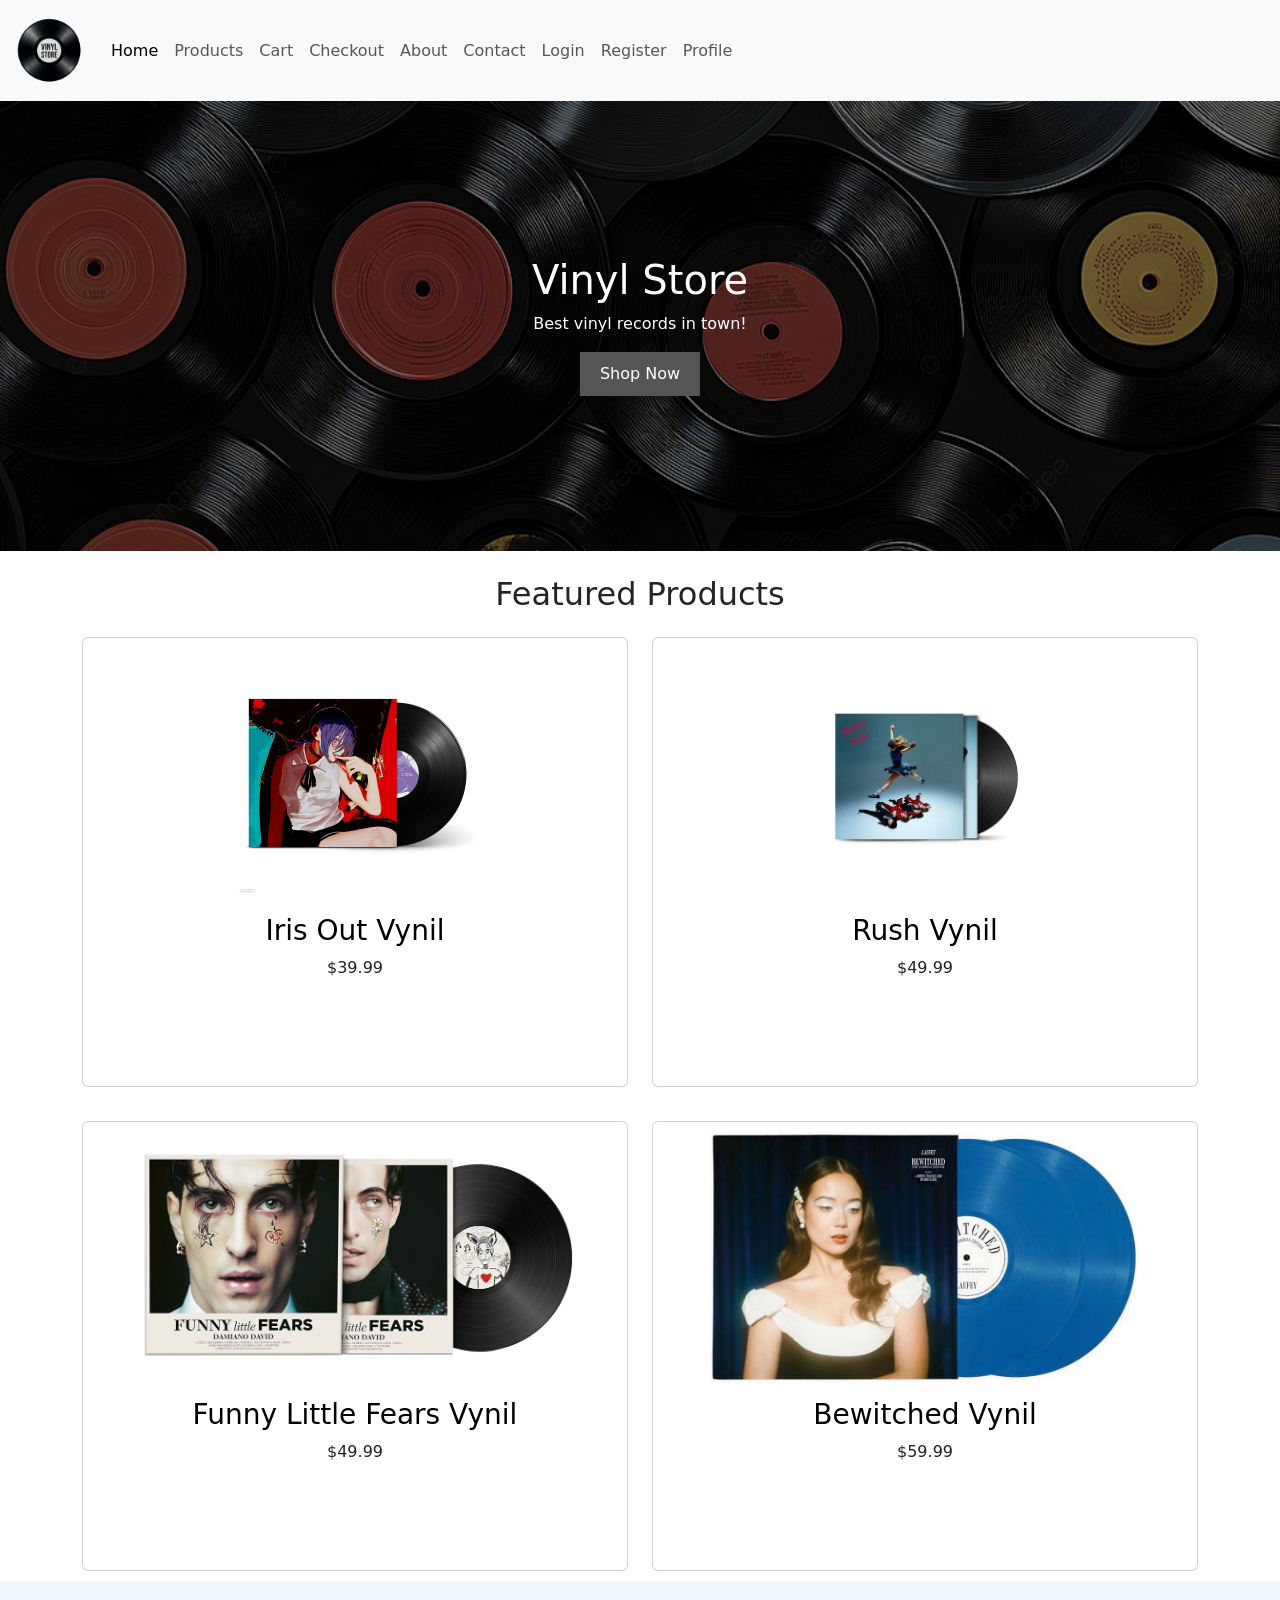
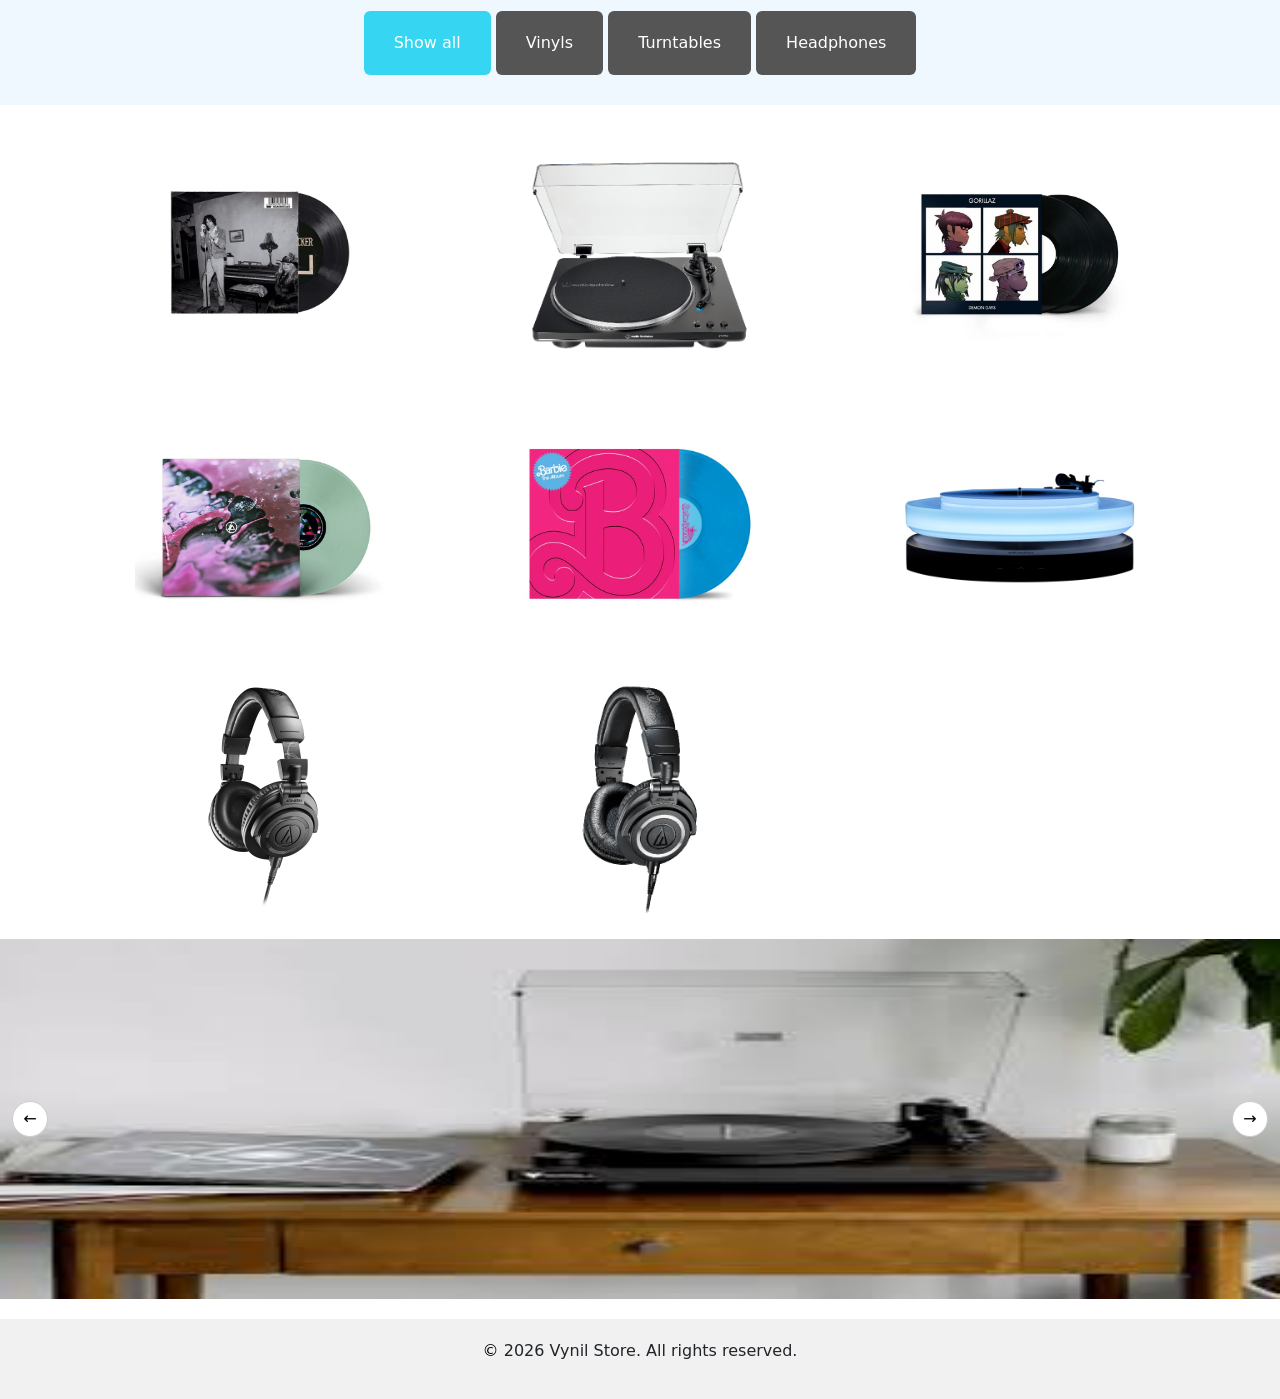
<file: index.html>
<!doctype html>
<html lang="en">
  <head>
    <meta charset="UTF-8" />
    <meta name="viewport" content="width=device-width, initial-scale=1.0" />
    <title>Vinyl Store</title>
    <link
      href="https://cdn.jsdelivr.net/npm/bootstrap@5.3.8/dist/css/bootstrap.min.css"
      rel="stylesheet"
    />
    <link rel="icon" type="image/png" href="images\logo.png" />
    <link rel="stylesheet" href="css/index.css" />
    <script src="https://cdn.jsdelivr.net/npm/bootstrap@5.3.8/dist/js/bootstrap.bundle.min.js"></script>
  </head>
  <body>
    <nav class="navbar navbar-expand-lg bg-body-tertiary">
      <div class="container-fluid">
        <a class="navbar-brand" href="#">
          <img src="images\logo.png" alt="logo" width="75" height="75" />
        </a>
        <button
          class="navbar-toggler"
          type="button"
          data-bs-toggle="collapse"
          data-bs-target="#navbarNavAltMarkup"
          aria-controls="navbarNavAltMarkup"
          aria-expanded="false"
          aria-label="Toggle navigation"
        >
          <span class="navbar-toggler-icon"></span>
        </button>

        <div class="collapse navbar-collapse" id="navbarNavAltMarkup">
          <div class="navbar-nav">
            <a class="nav-link active" aria-current="page" href="index.html"
              >Home</a
            >
            <a class="nav-link" href="products.html">Products</a>
            <a class="nav-link" href="cart.html">Cart</a>
            <a class="nav-link" href="checkout.html">Checkout</a>
            <a class="nav-link" href="about.html">About</a>
            <a class="nav-link" href="contact.html">Contact</a>
            <a class="nav-link" href="login.html">Login</a>
            <a class="nav-link" href="register.html">Register</a>
            <a class="nav-link" href="profile.html">Profile</a>
          </div>
        </div>
      </div>
    </nav>

    <div class="hero-image">
      <div class="hero-text">
        <h1>Vinyl Store</h1>
        <p>Best vinyl records in town!</p>
        <button><a href="products.html">Shop Now</a></button>
      </div>
    </div>

    <div class="container mt-4">
      <div class="featured-products">
        <h2 class="text-center mb-4">Featured Products</h2>
        <div class="row g-4">
          <div class="col-md-6">
            <div class="card product-item">
              <img
                src="images\IRIS-OUT.jpg"
                class="card-img-top"
                alt="Product 1"
              />
              <div class="card-body text-center">
                <h3>
                  <a onclick="viewProductdetails(5)" href="product-details.html"
                    >Iris Out Vynil</a
                  >
                </h3>
                <p>$39.99</p>
              </div>
            </div>
          </div>
          <div class="col-md-6">
            <div class="card product-item">
              <img src="images\RUSH.jpg" class="card-img-top" alt="Product 2" />
              <div class="card-body text-center">
                <h3>
                  <a
                    onclick="viewProductdetails(10)"
                    href="product-details.html"
                    >Rush Vynil</a
                  >
                </h3>
                <p>$49.99</p>
              </div>
            </div>
          </div>
          <div class="col-md-6">
            <div class="card product-item">
              <img
                src="images\FUNNY-LITTLE-FEARS.jpg"
                class="card-img-top"
                alt="Product 3"
              />
              <div class="card-body text-center">
                <h3>
                  <a onclick="viewProductdetails(4)" href="product-details.html"
                    >Funny Little Fears Vynil</a
                  >
                </h3>
                <p>$49.99</p>
              </div>
            </div>
          </div>
          <div class="col-md-6">
            <div class="card product-item">
              <img
                src="images\BEWITCHED.jpeg"
                class="card-img-top"
                alt="Product 4"
              />
              <div class="card-body text-center">
                <h3>
                  <a onclick="viewProductdetails(3)" href="product-details.html"
                    >Bewitched Vynil</a
                  >
                </h3>
                <p>$59.99</p>
              </div>
            </div>
          </div>
        </div>
      </div>
    </div>

    <div id="myBtnContainer">
      <button class="btn active" onclick="filterSelection('all')">
        Show all
      </button>
      <button class="btn" onclick="filterSelection('vinyls')">Vinyls</button>
      <button class="btn" onclick="filterSelection('turntables')">
        Turntables
      </button>
      <button class="btn" onclick="filterSelection('headphones')">
        Headphones
      </button>
    </div>

    <div class="container mt-4">
      <div class="filter-1">
        <div class="row">
          <div class="col-sm-4" id="filter">
            <div class="filterDiv vinyls">
              <img src="images\Homewrecker7.webp" alt="Vinyl 1" onclick="viewProductdetails(0)" href="product-details.html" style="cursor: pointer;"/>
            </div>
          </div>
          <div class="col-sm-4" id="filter">
            <div class="filterDiv turntables">
              <img src="images\turntable.webp" alt="Turntable 1" onclick="viewProductdetails(13)" href="product-details.html" style="cursor: pointer;" />
            </div>
          </div>
          <div class="col-sm-4" id="filter">
            <div class="filterDiv vinyls">
              <img src="images\gorillaz.webp" alt="Vinyl 3" onclick="viewProductdetails(1)" href="product-details.html" style="cursor: pointer;" />
            </div>
          </div>
          <div class="col-sm-4" id="filter">
            <div class="filterDiv vinyls">
              <img src="images\LPFZSpotify.webp" alt="Vinyl 4" onclick="viewProductdetails(6)" href="product-details.html" style="cursor: pointer;" />
            </div>
          </div>
          <div class="col-sm-4" id="filter">
            <div class="filterDiv vinyls">
              <img src="images\barbie.webp" alt="Vinyl 2" onclick="viewProductdetails(2)" href="product-details.html" style="cursor: pointer;" />
            </div>
          </div>
          <div class="col-sm-4" id="filter">
            <div class="filterDiv turntables">
              <img src="images\turntable2.webp" alt="Turntable 2" onclick="viewProductdetails(14)" href="product-details.html" style="cursor: pointer;" />
            </div>
          </div>
          <div class="col-sm-4" id="filter">
            <div class="filterDiv headphones">
              <img src="images\headphones.webp" alt="Headphones 1" onclick="viewProductdetails(11)" href="product-details.html" style="cursor: pointer;" />
            </div>
          </div>
          <div class="col-sm-4" id="filter">
            <div class="filterDiv headphones">
              <img src="images\headphones2.webp" alt="Headphones 2" onclick="viewProductdetails(12)" href="product-details.html" style="cursor: pointer;" />
            </div>
          </div>
        </div>
      </div>
    </div>

    <div class="slides-container">
      <div class="slide">
        <img
          src="images\turntable.jpeg"
          alt="Slide 1"
          height="360px"
          width="100%"
        />
      </div>
      <div class="slide">
        <img
          src="images\turntable2.jpeg"
          alt="Slide 2"
          height="360px"
          width="100%"
        />
      </div>
      <div class="slide">
        <img
          src="images\turntable3.jpg"
          alt="Slide 3"
          height="360px"
          width="100%"
        />
      </div>
      <button id="prev" onclick="plusSlides(-1)">←</button>
      <button id="next" onclick="plusSlides(1)">→</button>
    </div>

    <script src="js/index.js"></script>
    <script src="js/details.js"></script>

    <footer>
      <p><a href="1.html">&copy;</a> 2026 Vynil Store. All rights reserved.</p>
    </footer>
  </body>
</html>
</file>
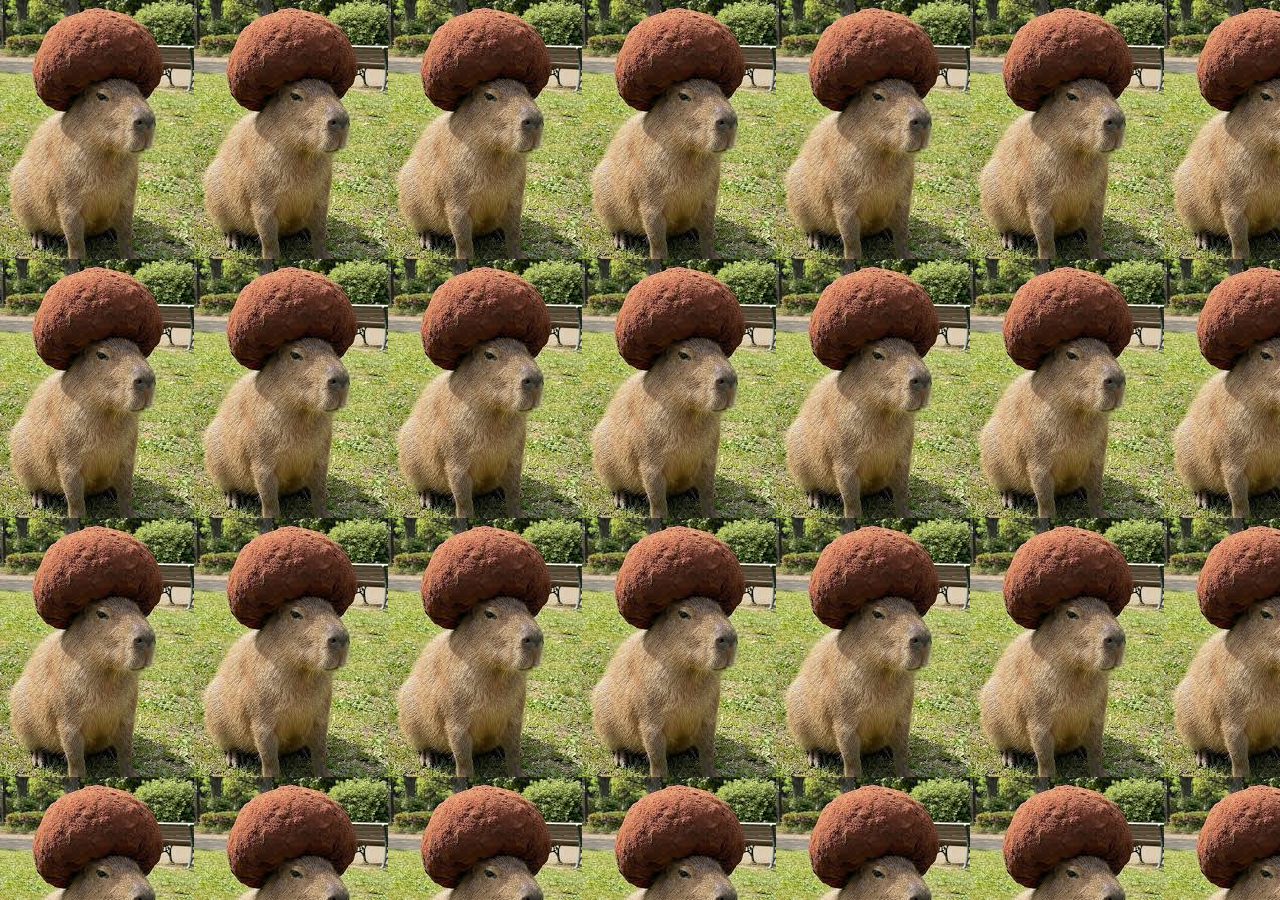
<file: 1.html>
<!doctype html>
<html lang="en">
  <head>
    <meta charset="UTF-8" />
    <meta name="viewport" content="width=device-width, initial-scale=1.0" />
    <title>Document</title>
    <style>
      body {
        background-image: url("images/c.jpeg");
      }
    </style>
  </head>
  <body></body>
</html>
</file>
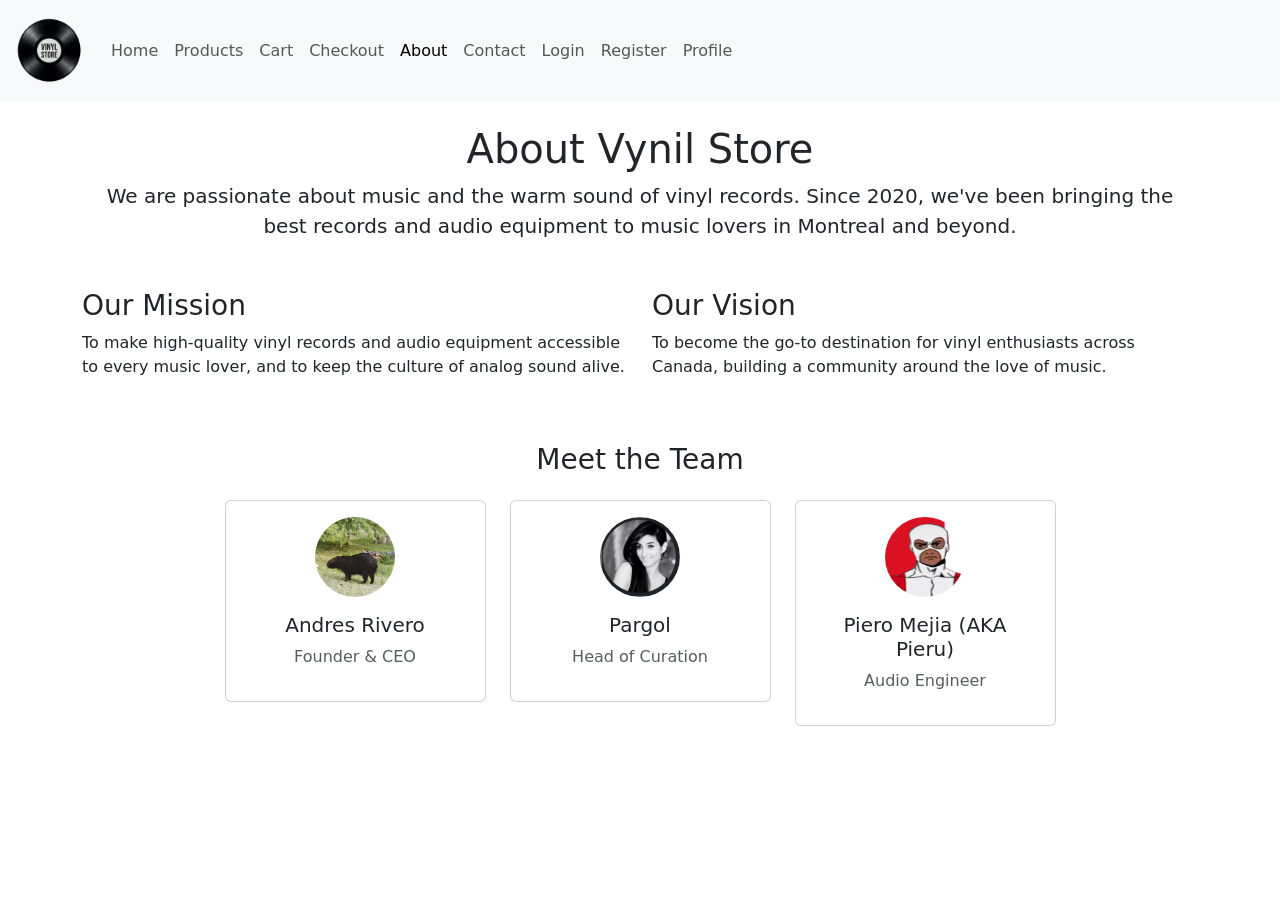
<file: about.html>
<!doctype html>
<html lang="en">
  <head>
    <meta charset="UTF-8" />
    <meta name="viewport" content="width=device-width, initial-scale=1.0" />
    <title>About Us</title>
    <link
      href="https://cdn.jsdelivr.net/npm/bootstrap@5.3.8/dist/css/bootstrap.min.css"
      rel="stylesheet"
    />
    <link rel="icon" type="image/png" href="images\logo.png" />
    <link rel="stylesheet" href="css/index.css" />
    <script src="https://cdn.jsdelivr.net/npm/bootstrap@5.3.8/dist/js/bootstrap.bundle.min.js"></script>
  </head>
  <body>
    <nav class="navbar navbar-expand-lg bg-body-tertiary">
      <div class="container-fluid">
        <a class="navbar-brand" href="#">
          <img src="images\logo.png" alt="logo" width="75" height="75" />
        </a>
        <button
          class="navbar-toggler"
          type="button"
          data-bs-toggle="collapse"
          data-bs-target="#navbarNavAltMarkup"
          aria-controls="navbarNavAltMarkup"
          aria-expanded="false"
          aria-label="Toggle navigation"
        >
          <span class="navbar-toggler-icon"></span>
        </button>

        <div class="collapse navbar-collapse" id="navbarNavAltMarkup">
          <div class="navbar-nav">
            <a class="nav-link" href="index.html"
              >Home</a
            >
            <a class="nav-link" href="products.html">Products</a>
            <a class="nav-link" href="cart.html">Cart</a>
            <a class="nav-link" href="checkout.html">Checkout</a>
            <a class="nav-link active" aria-current="page" href="about.html">About</a>
            <a class="nav-link" href="contact.html">Contact</a>
            <a class="nav-link" href="login.html">Login</a>
            <a class="nav-link" href="register.html">Register</a>
            <a class="nav-link" href="profile.html">Profile</a>
          </div>
        </div>
      </div>
    </nav>
    <div class="container mt-4">

      <div class="text-center mb-5">
        <h1>About Vynil Store</h1>
        <p class="lead">
          We are passionate about music and the warm sound of vinyl records.
          Since 2020, we've been bringing the best records and audio equipment
          to music lovers in Montreal and beyond.
        </p>
      </div>

      <div class="row mb-5">
        <div class="col-md-6">
          <h3>Our Mission</h3>
          <p>
            To make high-quality vinyl records and audio equipment accessible to
            every music lover, and to keep the culture of analog sound alive.
          </p>
        </div>
        <div class="col-md-6">
          <h3>Our Vision</h3>
          <p>
            To become the go-to destination for vinyl enthusiasts across Canada,
            building a community around the love of music.
          </p>
        </div>
      </div>

      <h3 class="text-center mb-4">Meet the Team</h3>
      <div class="row justify-content-center">
        <div class="col-md-3">
          <div class="card text-center p-3">
            <div> <img src="images/andres.jpeg" alt="Andres" class="rounded-circle bg-secondary mx-auto mb-3"
              style="width: 80px; height: 80px">
            </div>
            <h5>Andres Rivero</h5>
            <p class="text-muted">Founder & CEO</p>
          </div>
        </div>
        <div class="col-md-3">
          <div class="card text-center p-3">
            <div> <img src="images/pargol.png" alt="Pargol"  class="rounded-circle bg-secondary mx-auto mb-3" style="width: 80px; height: 80px"> </div>
            <h5>Pargol</h5>
            <p class="text-muted">Head of Curation</p>
          </div>
        </div>
        <div class="col-md-3">
          <div class="card text-center p-3">
            <div   
            > <img src="images/piero.jpeg" alt="Piero" class="rounded-circle bg-secondary mx-auto mb-3"
              style="width: 80px; height: 80px"> </div>
            <h5>Piero Mejia (AKA Pieru)</h5>
            <p class="text-muted">Audio Engineer</p>
          </div>
        </div>
      </div>
    </div>
  </body>
</html>
</file>
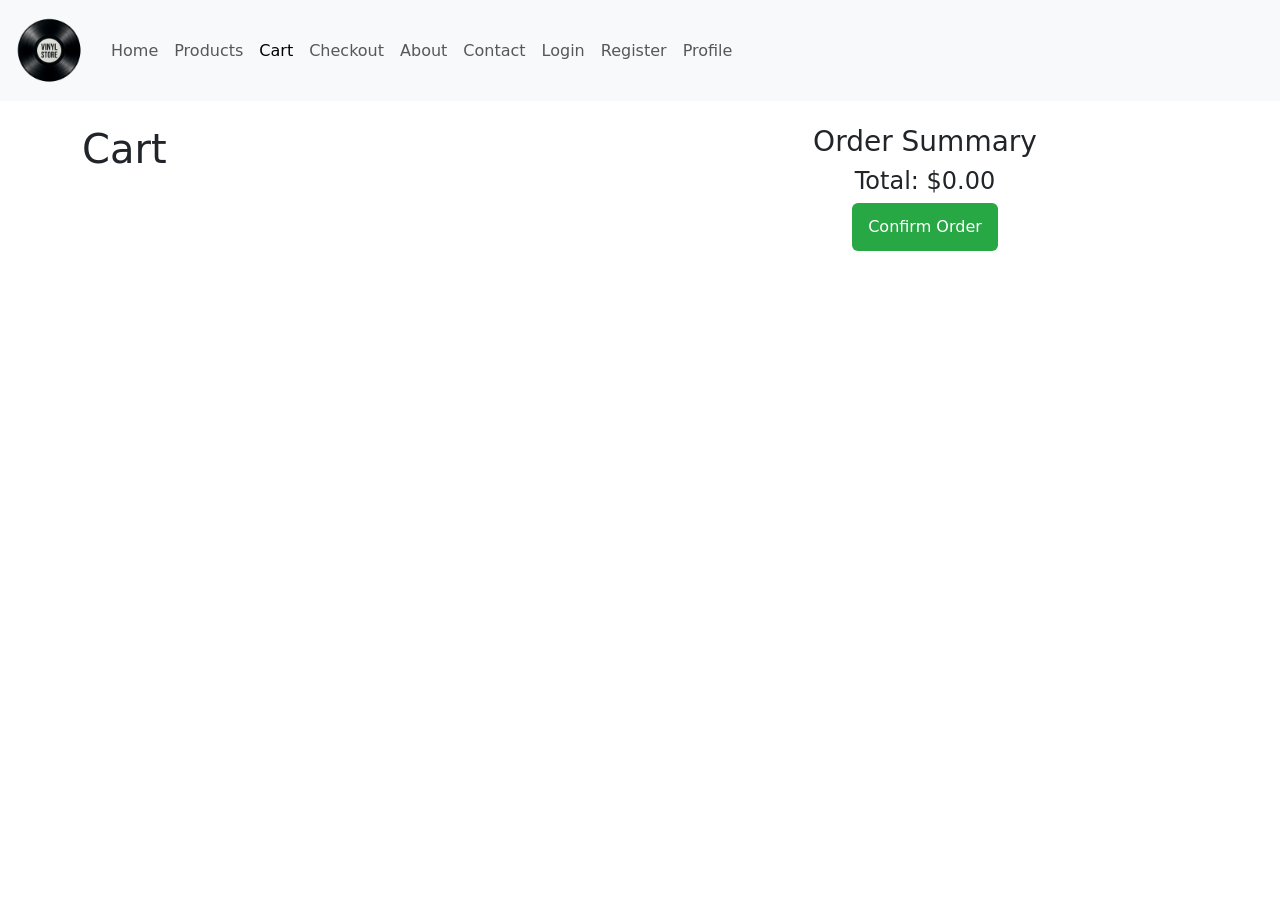
<file: cart.html>
<!doctype html>
<html lang="en">
  <head>
    <meta charset="UTF-8" />
    <meta name="viewport" content="width=device-width, initial-scale=1.0" />
    <title>Cart</title>
    <link
      href="https://cdn.jsdelivr.net/npm/bootstrap@5.3.8/dist/css/bootstrap.min.css"
      rel="stylesheet"
    />
    <link rel="icon" type="image/png" href="images\logo.png" />
    <link rel="stylesheet" href="css/index.css" />
    <script src="https://cdn.jsdelivr.net/npm/bootstrap@5.3.8/dist/js/bootstrap.bundle.min.js"></script>
  </head>
  <body>
    <nav class="navbar navbar-expand-lg bg-body-tertiary">
      <div class="container-fluid">
        <a class="navbar-brand" href="#">
          <img src="images\logo.png" alt="logo" width="75" height="75" />
        </a>
        <button
          class="navbar-toggler"
          type="button"
          data-bs-toggle="collapse"
          data-bs-target="#navbarNavAltMarkup"
          aria-controls="navbarNavAltMarkup"
          aria-expanded="false"
          aria-label="Toggle navigation"
        >
          <span class="navbar-toggler-icon"></span>
        </button>

        <div class="collapse navbar-collapse" id="navbarNavAltMarkup">
          <div class="navbar-nav">
            <a class="nav-link" href="index.html">Home</a>
            <a class="nav-link" href="products.html">Products</a>
            <a class="nav-link active" aria-current="page" href="cart.html"
              >Cart</a
            >
            <a class="nav-link" href="checkout.html">Checkout</a>
            <a class="nav-link" href="about.html">About</a>
            <a class="nav-link" href="contact.html">Contact</a>
            <a class="nav-link" href="login.html">Login</a>
            <a class="nav-link" href="register.html">Register</a>
            <a class="nav-link" href="profile.html">Profile</a>
          </div>
        </div>
      </div>
    </nav>
    <div class="container mt-4">
      <div class="row">
        <div class="col-md-6">
          <h1>Cart</h1>
          <div class="mb-3">
            <div id="cart-container"></div>
            <div id="total-container"></div>
          </div>
        </div>
        <div class="col-md-6 text-center">
          <h3>Order Summary</h3>
          <div id="order-summary"></div>
          <h4>Total: <span id="cart-total">$0.00</span></h4>
          <h4>
            <button
              class="btn btn-success"
              id="confirm-order"
              style="background-color: #28a745"
            >
              <a
                href="checkout.html"
                style="color: white; text-decoration: none"
              >
                Confirm Order</a
              >
            </button>
          </h4>
        </div>
      </div>
    </div>
    <script src="js/cart.js"></script>
  </body>
</html>
</file>
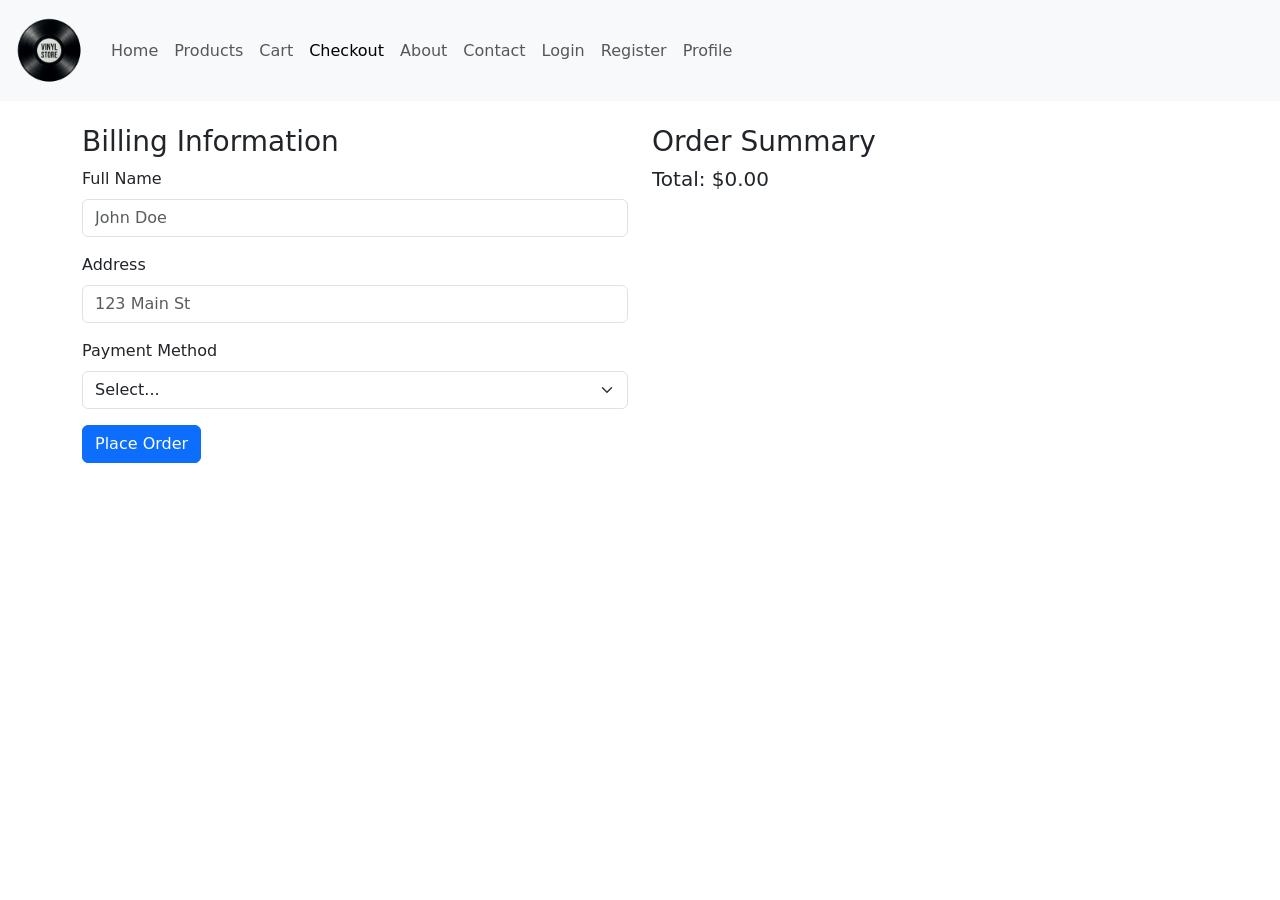
<file: checkout.html>
<!doctype html>
<html lang="en">
  <head>
    <meta charset="UTF-8" />
    <meta name="viewport" content="width=device-width, initial-scale=1.0" />
    <title>Checkout</title>
    <link
      href="https://cdn.jsdelivr.net/npm/bootstrap@5.3.8/dist/css/bootstrap.min.css"
      rel="stylesheet"
    />
    <link rel="icon" type="image/png" href="images\logo.png" />
    <link rel="stylesheet" href="css/products.css" />
    <script src="https://cdn.jsdelivr.net/npm/bootstrap@5.3.8/dist/js/bootstrap.bundle.min.js"></script>
  </head>
  <body>
    <nav class="navbar navbar-expand-lg bg-body-tertiary">
      <div class="container-fluid">
        <a class="navbar-brand" href="#">
          <img src="images\logo.png" alt="logo" width="75" height="75" />
        </a>
        <button
          class="navbar-toggler"
          type="button"
          data-bs-toggle="collapse"
          data-bs-target="#navbarNavAltMarkup"
          aria-controls="navbarNavAltMarkup"
          aria-expanded="false"
          aria-label="Toggle navigation"
        >
          <span class="navbar-toggler-icon"></span>
        </button>

        <div class="collapse navbar-collapse" id="navbarNavAltMarkup">
          <div class="navbar-nav">
            <a class="nav-link" href="index.html"
              >Home</a
            >
            <a class="nav-link" href="products.html">Products</a>
            <a class="nav-link" href="cart.html">Cart</a>
            <a class="nav-link active" aria-current="page" href="checkout.html">Checkout</a>
            <a class="nav-link" href="about.html">About</a>
            <a class="nav-link" href="contact.html">Contact</a>
            <a class="nav-link" href="login.html">Login</a>
            <a class="nav-link" href="register.html">Register</a>
            <a class="nav-link" href="profile.html">Profile</a>
          </div>
        </div>
      </div>
    </nav>

    <div class="container mt-4">
      <div class="row">
        <div class="col-md-6">
          <h3>Billing Information</h3>
          <div id="billing-form">
            <div class="mb-3">
              <label class="form-label">Full Name</label>
              <input
                type="text"
                class="form-control"
                id="name"
                placeholder="John Doe"
              />
              <span class="text-danger" id="name-error"></span>
            </div>
            <div class="mb-3">
              <label class="form-label">Address</label>
              <input
                type="text"
                class="form-control"
                id="address"
                placeholder="123 Main St"
              />
              <span class="text-danger" id="address-error"></span>
            </div>
            <div class="mb-3">
              <label class="form-label">Payment Method</label>
              <select class="form-select" id="payment">
                <option value="">Select...</option>
                <option value="credit">Credit Card</option>
                <option value="paypal">PayPal</option>
                <option value="cash">Cash on Delivery</option>
              </select>
              <span class="text-danger" id="payment-error"></span>
            </div>
            <button class="btn btn-primary" id="place-order">
              Place Order
            </button>
          </div>

          <div id="confirmation" style="display: none">
            <h4 class="text-success">Order placed successfully!</h4>
            <p>Thank you for your purchase. Your order is being processed.</p>
          </div>
        </div>

        <div class="col-md-6">
          <h3>Order Summary</h3>
          <div id="order-summary"></div>
          <h5>Total: <span id="order-total">$0.00</span></h5>
        </div>
      </div>
    </div>

    <script src="js/checkout.js"></script>
  </body>
</html>
</file>
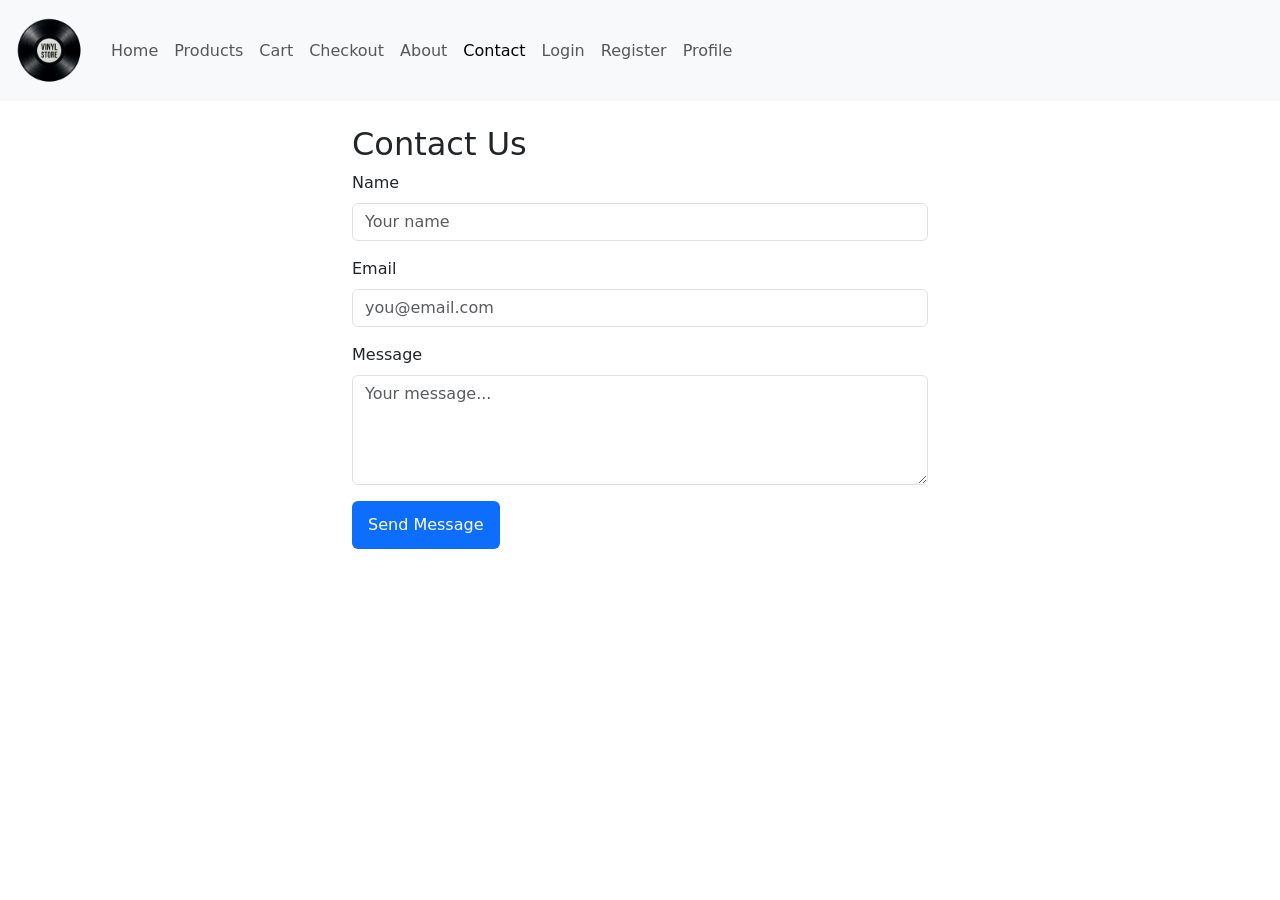
<file: contact.html>
<!doctype html>
<html lang="en">
  <head>
    <meta charset="UTF-8" />
    <meta name="viewport" content="width=device-width, initial-scale=1.0" />
    <title>Contact Us</title>
    <link
      href="https://cdn.jsdelivr.net/npm/bootstrap@5.3.8/dist/css/bootstrap.min.css"
      rel="stylesheet"
    />
    <link rel="icon" type="image/png" href="images\logo.png" />
    <link rel="stylesheet" href="css/index.css" />
    <script src="https://cdn.jsdelivr.net/npm/bootstrap@5.3.8/dist/js/bootstrap.bundle.min.js"></script>
  </head>
  <body>
    <nav class="navbar navbar-expand-lg bg-body-tertiary">
      <div class="container-fluid">
        <a class="navbar-brand" href="#">
          <img src="images\logo.png" alt="logo" width="75" height="75" />
        </a>
        <button
          class="navbar-toggler"
          type="button"
          data-bs-toggle="collapse"
          data-bs-target="#navbarNavAltMarkup"
          aria-controls="navbarNavAltMarkup"
          aria-expanded="false"
          aria-label="Toggle navigation"
        >
          <span class="navbar-toggler-icon"></span>
        </button>

        <div class="collapse navbar-collapse" id="navbarNavAltMarkup">
          <div class="navbar-nav">
            <a class="nav-link" href="index.html">Home</a>
            <a class="nav-link" href="products.html">Products</a>
            <a class="nav-link" href="cart.html">Cart</a>
            <a class="nav-link" href="checkout.html">Checkout</a>
            <a class="nav-link" href="about.html">About</a>
            <a class="nav-link active" aria-current="page" href="contact.html"
              >Contact</a
            >
            <a class="nav-link" href="login.html">Login</a>
            <a class="nav-link" href="register.html">Register</a>
            <a class="nav-link" href="profile.html">Profile</a>
          </div>
        </div>
      </div>
    </nav>

    <div class="container mt-4" style="max-width: 600px">
      <h2>Contact Us</h2>

      <div id="contact-form">
        <div class="mb-3">
          <label class="form-label">Name</label>
          <input
            type="text"
            class="form-control"
            id="contact-name"
            placeholder="Your name"
          />
          <span class="text-danger" id="name-error"></span>
        </div>
        <div class="mb-3">
          <label class="form-label">Email</label>
          <input
            type="email"
            class="form-control"
            id="contact-email"
            placeholder="you@email.com"
          />
          <span class="text-danger" id="email-error"></span>
        </div>
        <div class="mb-3">
          <label class="form-label">Message</label>
          <textarea
            class="form-control"
            id="contact-message"
            rows="4"
            placeholder="Your message..."
          ></textarea>
          <span class="text-danger" id="message-error"></span>
        </div>
        <button class="btn btn-primary" id="send-btn">Send Message</button>
      </div>

      <div id="success-msg" style="display: none">
        <h4 class="text-success">Message sent successfully!</h4>
        <p>Thanks for reaching out. We'll get back to you soon.</p>
      </div>
    </div>

    <script src="js/contact.js"></script>
  </body>
</html>
</file>
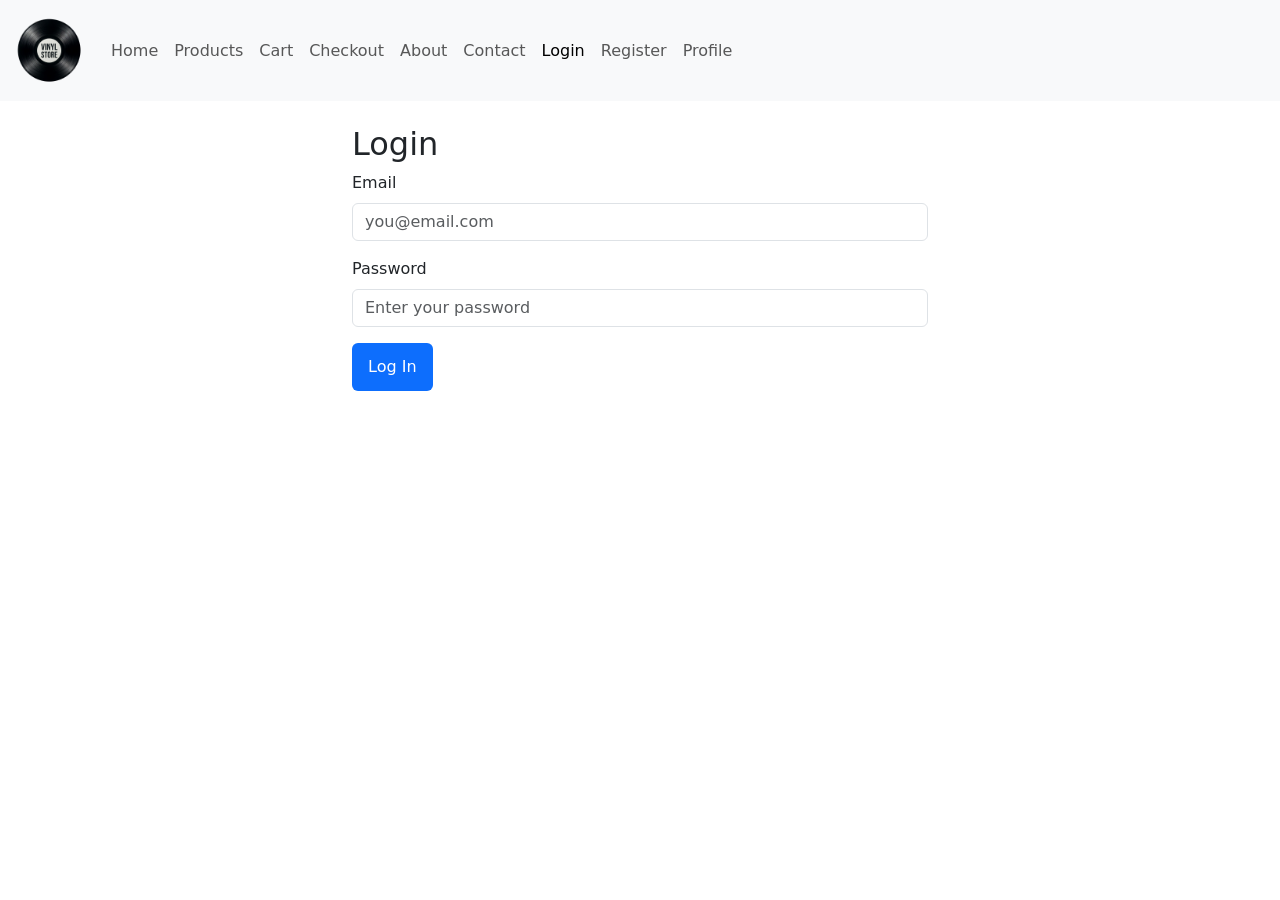
<file: login.html>
<!doctype html>
<html lang="en">
  <head>
    <meta charset="UTF-8" />
    <meta name="viewport" content="width=device-width, initial-scale=1.0" />
    <title>Login</title>
    <link
      href="https://cdn.jsdelivr.net/npm/bootstrap@5.3.8/dist/css/bootstrap.min.css"
      rel="stylesheet"
    />
    <link rel="icon" type="image/png" href="images\logo.png" />
    <link rel="stylesheet" href="css/index.css" />
    <script src="https://cdn.jsdelivr.net/npm/bootstrap@5.3.8/dist/js/bootstrap.bundle.min.js"></script>
  </head>
  <body>
    <nav class="navbar navbar-expand-lg bg-body-tertiary">
      <div class="container-fluid">
        <a class="navbar-brand" href="#">
          <img src="images\logo.png" alt="logo" width="75" height="75" />
        </a>
        <button
          class="navbar-toggler"
          type="button"
          data-bs-toggle="collapse"
          data-bs-target="#navbarNavAltMarkup"
          aria-controls="navbarNavAltMarkup"
          aria-expanded="false"
          aria-label="Toggle navigation"
        >
          <span class="navbar-toggler-icon"></span>
        </button>

        <div class="collapse navbar-collapse" id="navbarNavAltMarkup">
          <div class="navbar-nav">
            <a class="nav-link" href="index.html">Home</a>
            <a class="nav-link" href="products.html">Products</a>
            <a class="nav-link" href="cart.html">Cart</a>
            <a class="nav-link" href="checkout.html">Checkout</a>
            <a class="nav-link" href="about.html">About</a>
            <a class="nav-link" href="contact.html">Contact</a>
            <a class="nav-link active" aria-current="page" href="login.html"
              >Login</a
            >
            <a class="nav-link" href="register.html">Register</a>
            <a class="nav-link" href="profile.html">Profile</a>
          </div>
        </div>
      </div>
    </nav>

    <div class="container mt-4" style="max-width: 600px">
      <h2>Login</h2>

      <div id="LogInForm">
        <div class="mb-3">
          <label class="form-label">Email</label>
          <input
            type="email"
            class="form-control"
            id="email"
            placeholder="you@email.com"
          />
          <span class="text-danger" id="email-error"></span>
        </div>
        <div class="mb-3">
          <label class="form-label">Password</label>
          <input
            type="password"
            class="form-control"
            id="password"
            placeholder="Enter your password"
          />
          <span class="text-danger" id="password-error"></span>
        </div>
        <button class="btn btn-primary" id="send-btn">Log In</button>
      </div>

      <div id="success-msg" style="display: none">
        <h4 class="text-success">Login successful!</h4>
        <p>Welcome back!</p>
      </div>
    </div>
    <script src="js/login.js"></script>
  </body>
</html>
</file>
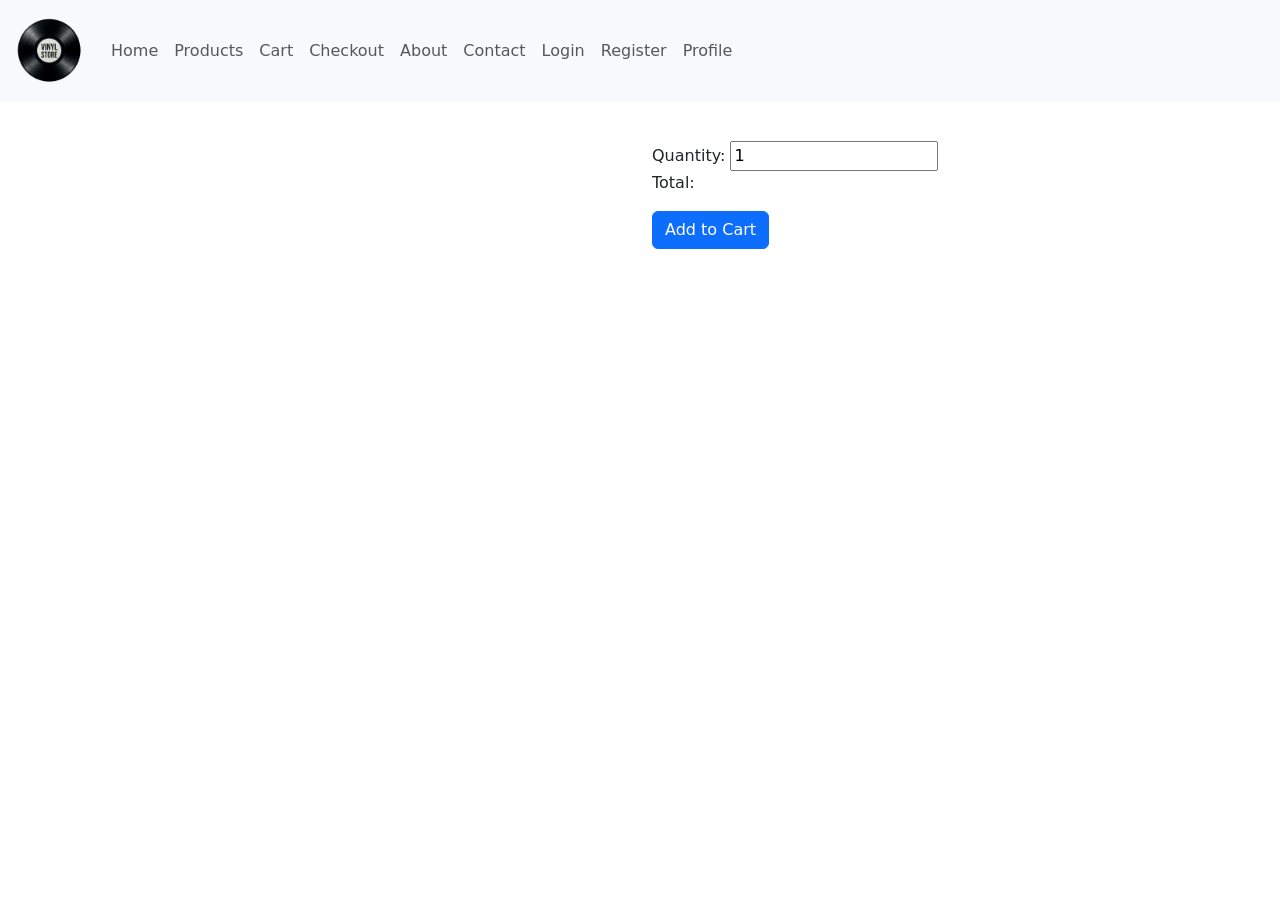
<file: product-details.html>
<!doctype html>
<html lang="en">
  <head>
    <meta charset="UTF-8" />
    <meta name="viewport" content="width=device-width, initial-scale=1.0" />
    <title>Product Details</title>
    <link
      href="https://cdn.jsdelivr.net/npm/bootstrap@5.3.8/dist/css/bootstrap.min.css"
      rel="stylesheet"
    />
    <link rel="icon" type="image/png" href="images\logo.png" />
    <link rel="stylesheet" href="css/products.css" />
    <script src="https://cdn.jsdelivr.net/npm/bootstrap@5.3.8/dist/js/bootstrap.bundle.min.js"></script>
  </head>
  <body>
    <nav class="navbar navbar-expand-lg bg-body-tertiary">
      <div class="container-fluid">
        <a class="navbar-brand" href="#">
          <img src="images\logo.png" alt="logo" width="75" height="75" />
        </a>
        <button
          class="navbar-toggler"
          type="button"
          data-bs-toggle="collapse"
          data-bs-target="#navbarNavAltMarkup"
          aria-controls="navbarNavAltMarkup"
          aria-expanded="false"
          aria-label="Toggle navigation"
        >
          <span class="navbar-toggler-icon"></span>
        </button>

        <div class="collapse navbar-collapse" id="navbarNavAltMarkup">
          <div class="navbar-nav">
            <a class="nav-link" href="index.html">Home</a>
            <a class="nav-link" href="products.html">Products</a>
            <a class="nav-link" href="cart.html">Cart</a>
            <a class="nav-link" href="checkout.html">Checkout</a>
            <a class="nav-link" href="about.html">About</a>
            <a class="nav-link" href="contact.html">Contact</a>
            <a class="nav-link" href="login.html">Login</a>
            <a class="nav-link" href="register.html">Register</a>
            <a class="nav-link" href="profile.html">Profile</a>
          </div>
        </div>
      </div>
    </nav>

    <div class="container mt-4">
      <div class="row">
        <div class="col-md-6">
          <div class="mb-3">
            <div class="image">
              <img id="product-image" />
            </div>
          </div>
        </div>
        <div class="col-md-6">
          <div class="info">
            <h1 id="product-name"></h1>
            <p id="product-price"></p>
            <p id="product-description"></p>
            <label>Quantity:</label>
            <input type="number" id="quantity" value="1" min="1" />
            <p>Total: <span id="total-price"></span></p>
            <button class="btn btn-primary" id="add-to-cart">
              Add to Cart
            </button>
          </div>
        </div>
      </div>
    </div>

    <script src="js/details.js"></script>
  </body>
</html>
</file>
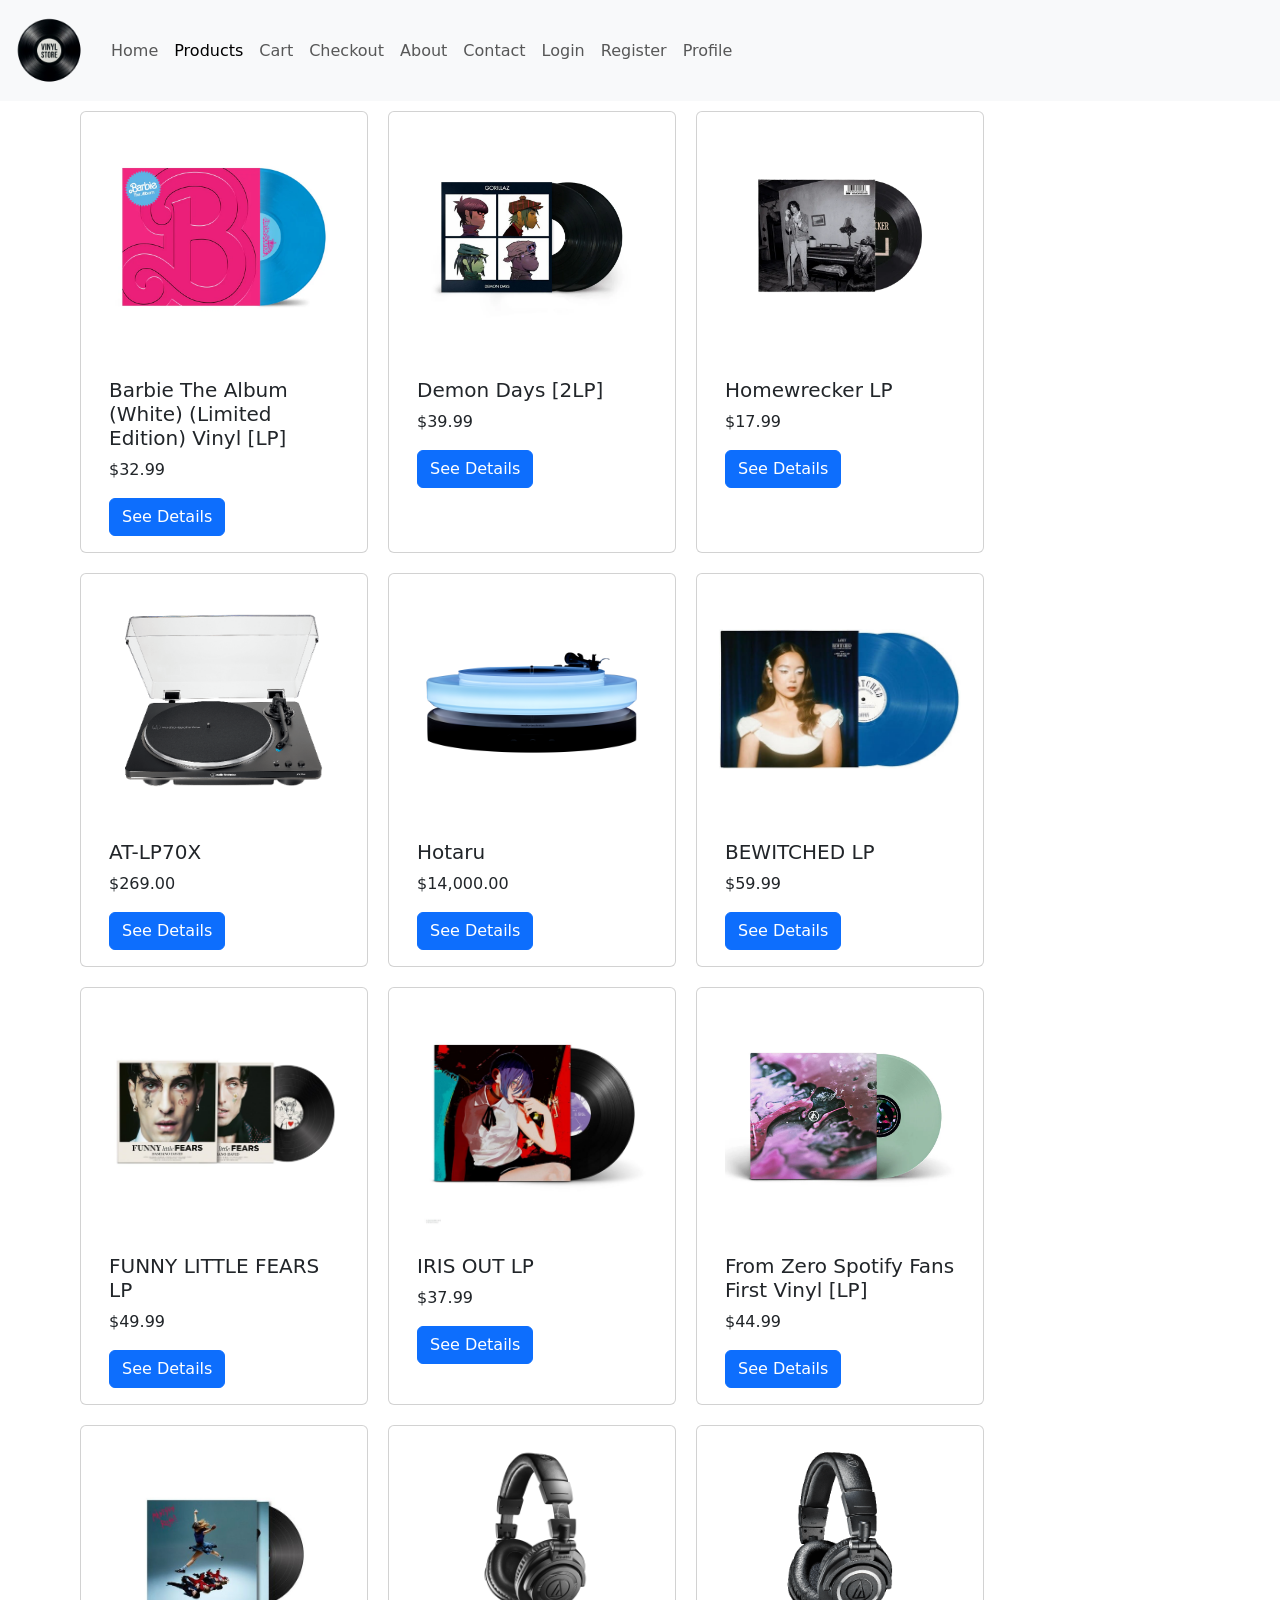
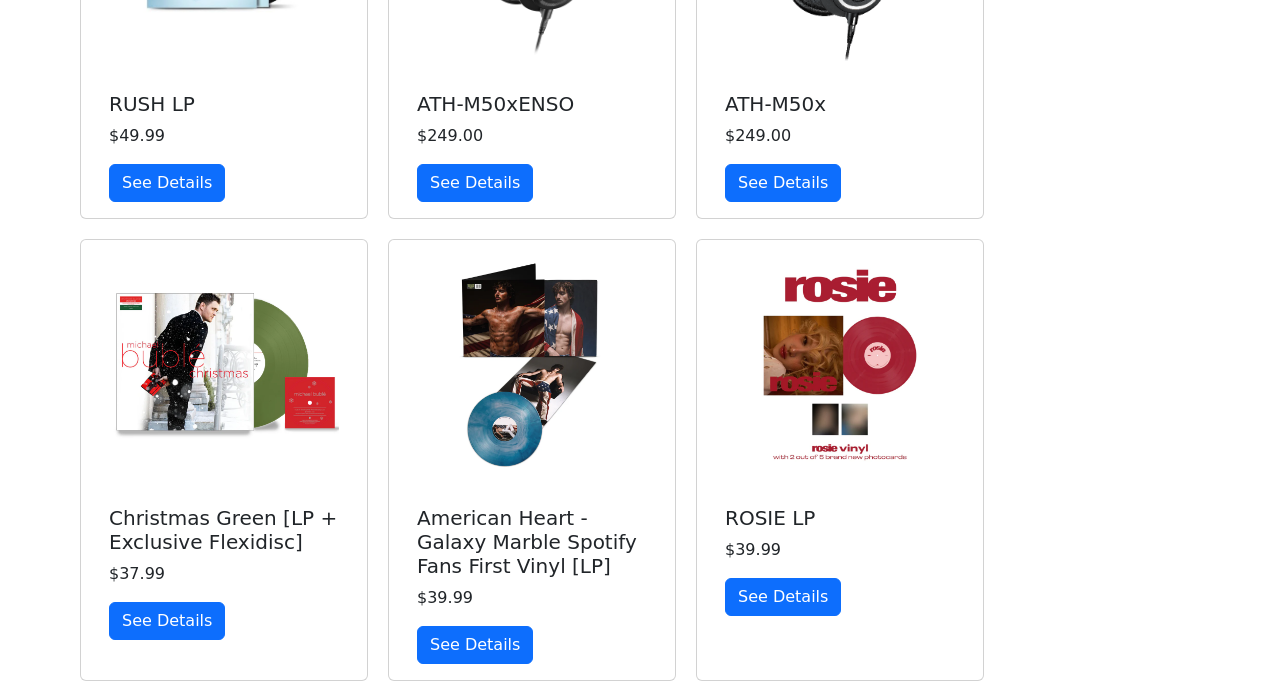
<file: products.html>
<!doctype html>
<html lang="en">
  <head>
    <meta charset="UTF-8" />
    <meta name="viewport" content="width=device-width, initial-scale=1.0" />
    <title>Products</title>
    <link
      href="https://cdn.jsdelivr.net/npm/bootstrap@5.3.8/dist/css/bootstrap.min.css"
      rel="stylesheet"
    />
    <link rel="icon" type="image/png" href="images\logo.png" />
    
    <link rel="stylesheet" href="css/products.css" />
    <script src="https://cdn.jsdelivr.net/npm/bootstrap@5.3.8/dist/js/bootstrap.bundle.min.js"></script>
  </head>
  <body>
    <nav class="navbar navbar-expand-lg bg-body-tertiary">
      <div class="container-fluid">
        <a class="navbar-brand" href="#">
          <img src="images\logo.png" alt="logo" width="75" height="75" />
        </a>
        <button
          class="navbar-toggler"
          type="button"
          data-bs-toggle="collapse"
          data-bs-target="#navbarNavAltMarkup"
          aria-controls="navbarNavAltMarkup"
          aria-expanded="false"
          aria-label="Toggle navigation"
        >
          <span class="navbar-toggler-icon"></span>
        </button>

        <div class="collapse navbar-collapse" id="navbarNavAltMarkup">
          <div class="navbar-nav">
            <a class="nav-link" href="index.html">Home</a>
            <a class="nav-link active" aria-current="page" href="products.html">Products</a>
            <a class="nav-link" href="cart.html">Cart</a>
            <a class="nav-link" href="checkout.html">Checkout</a>
            <a class="nav-link" href="about.html">About</a>
            <a class="nav-link" href="contact.html">Contact</a>
            <a class="nav-link" href="login.html">Login</a>
            <a class="nav-link" href="register.html">Register</a>
            <a class="nav-link" href="profile.html">Profile</a>
          </div>
        </div>
      </div>
    </nav>

    <div class="container">
      <div class="row" id="products">
        <div class="card" style="width: 18rem">
          <img src="images/barbie.webp" class="card-img-top" alt=""/>
          <div class="card-body">
            <h5 class="card-title">Barbie The Album (White) (Limited Edition) Vinyl [LP]</h5>
            <p class="card-text">
              $32.99
            </p>
            <button class="btn btn-primary" onclick="viewProductdetails(2)" href="product-details.html">See Details</button>
          </div>
        </div>
        <div class="card" style="width: 18rem">
          <img src="images/gorillaz.webp" class="card-img-top" alt="..." />
          <div class="card-body">
            <h5 class="card-title">Demon Days [2LP]</h5>
            <p class="card-text">
              $39.99
            </p>
            <button class="btn btn-primary" onclick="viewProductdetails(1)" href="product-details.html">See Details</button>
          </div>
        </div>
        <div class="card" style="width: 18rem">
          <img src="images/Homewrecker7.webp" class="card-img-top" alt="..." />
          <div class="card-body">
            <h5 class="card-title">Homewrecker LP</h5>
            <p class="card-text">
              $17.99
            </p>
            <button class="btn btn-primary" onclick="viewProductdetails(0)" href="product-details.html">See Details</button>
          </div>
        </div>
        <div class="card" style="width: 18rem">
          <img src="images/turntable.webp" class="card-img-top" alt="..." />
          <div class="card-body">
            <h5 class="card-title">AT-LP70X</h5>
            <p class="card-text">
              $269.00
            </p>
            <button class="btn btn-primary"onclick="viewProductdetails(13)" href="product-details.html">See Details</button>
          </div>
        </div>
        <div class="card" style="width: 18rem">
          <img src="images/turntable2.webp" class="card-img-top" alt="..." />
          <div class="card-body">
            <h5 class="card-title">Hotaru</h5>
            <p class="card-text">
              $14,000.00
            </p>
            <button class="btn btn-primary"onclick="viewProductdetails(14)" href="product-details.html">See Details</button>
          </div>
        </div>
        <div class="card" style="width: 18rem">
          <img src="images/BEWITCHED.jpeg" class="card-img-top" alt="..." />
          <div class="card-body">
            <h5 class="card-title">BEWITCHED LP</h5>
            <p class="card-text">
              $59.99
            </p>
            <button class="btn btn-primary" onclick="viewProductdetails(3)" href="product-details.html">See Details</button>
          </div>
        </div>
        <div class="card" style="width: 18rem">
          <img
            src="images/FUNNY-LITTLE-FEARS.jpg"
            class="card-img-top"
            alt="..."
          />
          <div class="card-body">
            <h5 class="card-title">FUNNY LITTLE FEARS LP</h5>
            <p class="card-text">
              $49.99
            </p>
            <button class="btn btn-primary" onclick="viewProductdetails(4)" href="product-details.html">See Details</button>
          </div>
        </div>
        <div class="card" style="width: 18rem">
          <img src="images/IRIS-OUT.jpg" class="card-img-top" alt="..." />
          <div class="card-body">
            <h5 class="card-title">IRIS OUT LP</h5>
            <p class="card-text">
              $37.99
            </p>
            <button class="btn btn-primary" onclick="viewProductdetails(5)" href="product-details.html">See Details</button>
          </div>
        </div>
        <div class="card" style="width: 18rem">
          <img src="images/LPFZSpotify.webp" class="card-img-top" alt="..." />
          <div class="card-body">
            <h5 class="card-title">From Zero Spotify Fans First Vinyl [LP]</h5>
            <p class="card-text">
              $44.99
            </p>
            <button class="btn btn-primary" onclick="viewProductdetails(6)" href="product-details.html">See Details</button>
          </div>
        </div>
        <div class="card" style="width: 18rem">
          <img src="images/RUSH.jpg" class="card-img-top" alt="..." />
          <div class="card-body">
            <h5 class="card-title">RUSH LP</h5>
            <p class="card-text">
              $49.99
            </p>
            <button class="btn btn-primary" onclick="viewProductdetails(10)" href="product-details.html">See Details</button>
          </div>
        </div>
        <div class="card" style="width: 18rem">
          <img src="images/headphones.webp" class="card-img-top" alt="..." />
          <div class="card-body">
            <h5 class="card-title">ATH-M50xENSO</h5>
            <p class="card-text">
              $249.00
            </p>
            <button class="btn btn-primary" onclick="viewProductdetails(11)" href="product-details.html">See Details</button>
          </div>
        </div>
        <div class="card" style="width: 18rem">
          <img src="images/headphones2.webp" class="card-img-top" alt="..." />
          <div class="card-body">
            <h5 class="card-title">ATH-M50x</h5>
            <p class="card-text">
              $249.00
            </p>
            <button class="btn btn-primary" onclick="viewProductdetails(12)" href="product-details.html">See Details</button>
          </div>
        </div>
        <div class="card" style="width: 18rem">
          <img src="images/buble.webp" class="card-img-top" alt="..." />
          <div class="card-body">
            <h5 class="card-title">Christmas Green [LP + Exclusive Flexidisc]</h5>
            <p class="card-text">
              $37.99
            </p>
            <button class="btn btn-primary" onclick="viewProductdetails(7)" href="product-details.html">See Details</button>
          </div>
        </div>
        <div class="card" style="width: 18rem">
          <img src="images/mystical.webp" class="card-img-top" alt="..." />
          <div class="card-body">
            <h5 class="card-title">American Heart - Galaxy Marble Spotify Fans First Vinyl [LP]</h5>
            <p class="card-text">
              $39.99
            </p>
            <button class="btn btn-primary" onclick="viewProductdetails(8)" href="product-details.html">See Details</button>
          </div>
        </div>
        <div class="card" style="width: 18rem">
          <img src="images/rosie.webp" class="card-img-top" alt="..." />
          <div class="card-body">
            <h5 class="card-title">ROSIE LP</h5>
            <p class="card-text">
              $39.99
            </p>
            <button class="btn btn-primary" onclick="viewProductdetails(9)" href="product-details.html">See Details</button>
          </div>
        </div>
      </div>
    </div>
    <script src="js/details.js"></script>

  </body>
</html>
</file>
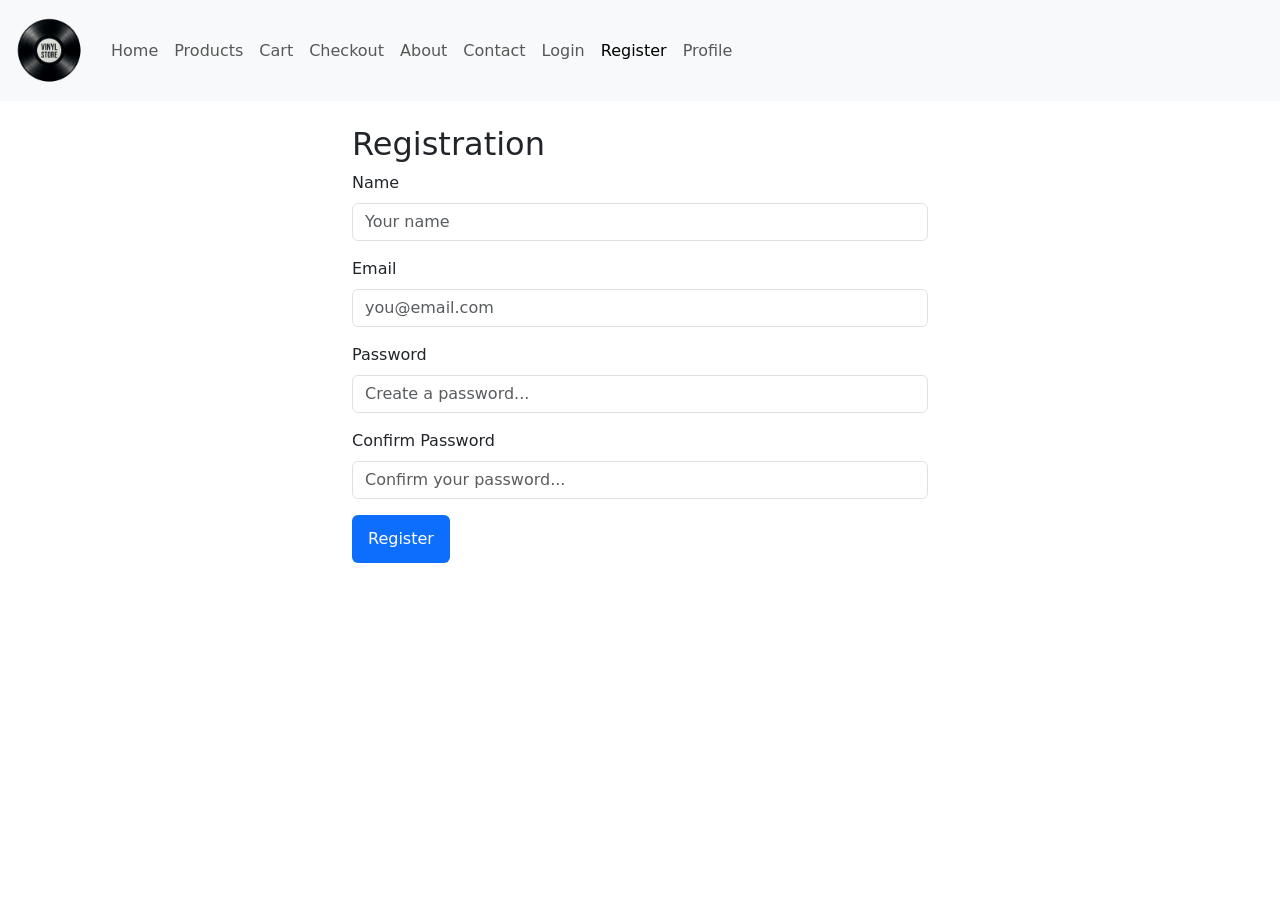
<file: register.html>
<!doctype html>
<html lang="en">
  <head>
    <meta charset="UTF-8" />
    <meta name="viewport" content="width=device-width, initial-scale=1.0" />
    <title>Register</title>
    <link
      href="https://cdn.jsdelivr.net/npm/bootstrap@5.3.8/dist/css/bootstrap.min.css"
      rel="stylesheet"
    />
    <link rel="icon" type="image/png" href="images\logo.png" />
    <link rel="stylesheet" href="css/index.css" />
    <script src="https://cdn.jsdelivr.net/npm/bootstrap@5.3.8/dist/js/bootstrap.bundle.min.js"></script>
  </head>
  <body>
    <nav class="navbar navbar-expand-lg bg-body-tertiary">
      <div class="container-fluid">
        <a class="navbar-brand" href="#">
          <img src="images\logo.png" alt="logo" width="75" height="75" />
        </a>
        <button
          class="navbar-toggler"
          type="button"
          data-bs-toggle="collapse"
          data-bs-target="#navbarNavAltMarkup"
          aria-controls="navbarNavAltMarkup"
          aria-expanded="false"
          aria-label="Toggle navigation"
        >
          <span class="navbar-toggler-icon"></span>
        </button>

        <div class="collapse navbar-collapse" id="navbarNavAltMarkup">
          <div class="navbar-nav">
            <a class="nav-link" href="index.html">Home</a>
            <a class="nav-link" href="products.html">Products</a>
            <a class="nav-link" href="cart.html">Cart</a>
            <a class="nav-link" href="checkout.html">Checkout</a>
            <a class="nav-link" href="about.html">About</a>
            <a class="nav-link" href="contact.html">Contact</a>
            <a class="nav-link" href="login.html">Login</a>
            <a class="nav-link active" aria-current="page" href="register.html"
              >Register</a
            >
            <a class="nav-link" href="profile.html">Profile</a>
          </div>
        </div>
      </div>
    </nav>

    <div class="container mt-4" style="max-width: 600px">
      <h2>Registration</h2>

      <div id="regForm">
        <div class="mb-3">
          <label class="form-label">Name</label>
          <input
            type="text"
            class="form-control"
            id="name"
            placeholder="Your name"
          />
          <span class="text-danger" id="name-error"></span>
        </div>
        <div class="mb-3">
          <label class="form-label">Email</label>
          <input
            type="email"
            class="form-control"
            id="email"
            placeholder="you@email.com"
          />
          <span class="text-danger" id="email-error"></span>
        </div>
        <div class="mb-3">
          <label class="form-label">Password</label>
          <input
            type="password"
            class="form-control"
            id="password"
            placeholder="Create a password..."
          />
          <span class="text-danger" id="password-error"></span>
        </div>
        <div class="mb-3">
          <label class="form-label">Confirm Password</label>
          <input
            type="password"
            class="form-control"
            id="confirm_password"
            placeholder="Confirm your password..."
          />
          <span class="text-danger" id="confirm-password-error"></span>
        </div>
        <button class="btn btn-primary" id="send-btn">Register</button>
      </div>

      <div id="success-msg" style="display: none">
        <h4 class="text-success">Registration successful!</h4>
        <p>Thanks for registering. You can now log in.</p>
      </div>
    </div>
    <script src="js/register.js"></script> </script>
  </body>
</html>
</file>
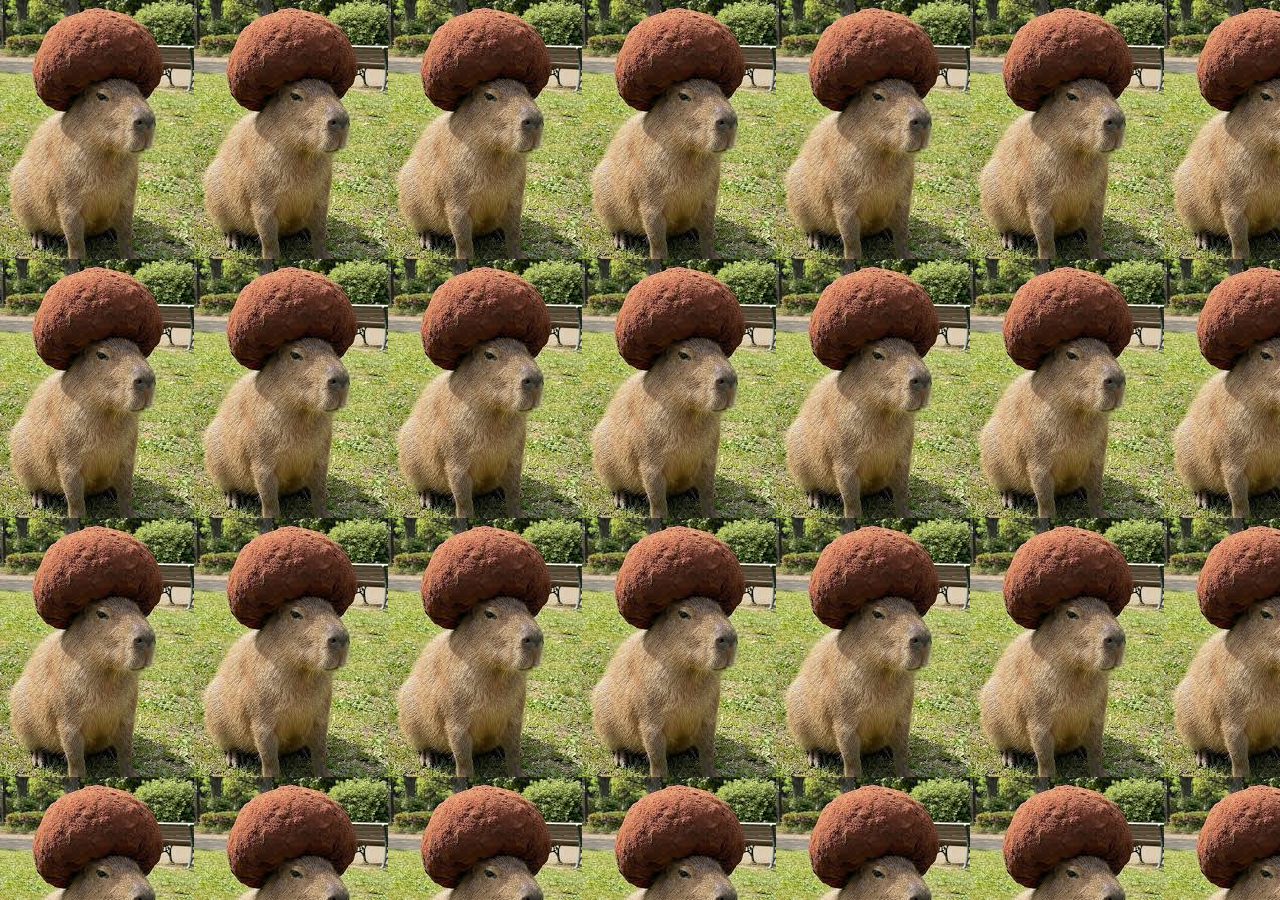
<file: _/1.html>
<!doctype html>
<html lang="en">
  <head>
    <meta charset="UTF-8" />
    <meta name="viewport" content="width=device-width, initial-scale=1.0" />
    <title>Document</title>
    <style>
      body {
        background-image: url("c.jpeg");
      }
    </style>
  </head>
  <body></body>
</html>
</file>
<file: css/index.css>
* {
  margin: 0;
  padding: 0;
  box-sizing: border-box;
}
body,
html {
  height: 100%;
  margin: 0;
  padding: 0;
}

.slides-container {
  height: 360px;
  position: relative;
  border-radius: 8px;
}

.slide {
  min-width: 100%;
  height: 360px;
  display: flex;
  align-items: center;
  justify-content: center;
  text-align: center;
  font-size: 24px;
}

#prev,
#next {
  position: absolute;
  top: 50%;
  transform: translateY(-50%);
  background: white;
  border: 1px solid #ccc;
  border-radius: 50%;
  width: 36px;
  height: 36px;
}

#prev {
  left: 12px;
}
#next {
  right: 12px;
}

.hero-image {
  background-image:
    linear-gradient(rgba(0, 0, 0, 0.5), rgba(0, 0, 0, 0.5)),
    url("../images/vinyls.jpg");

  height: 50%;

  background-position: center;
  background-repeat: no-repeat;
  background-size: cover;
  position: relative;
}

.hero-text {
  text-align: center;
  position: absolute;
  top: 50%;
  left: 50%;
  transform: translate(-50%, -50%);
  color: white;
}
.hero-text a {
  color: white;
  text-decoration: none;
}
.hero-text button:hover {
  background-color: #474747;
}
.hero-text button {
  border: none;
  padding: 10px 20px;
  background-color: #555;
  color: white;
  font-size: 16px;
}
footer {
  text-align: center;
  padding: 20px;
  background-color: #f1f1f1;
  margin-top: 20px;
}

.filterDiv {
  display: none;
  margin-bottom: 20px;
}

.filterDiv.show {
  display: block;
}

.filterDiv img {
  width: 100%;
  height: 250px;
  object-fit: contain;
  border-radius: 8px;
  display: block;
}


.btn {
  border: none;
  outline: none;
  padding: 12px 16px;
  cursor: pointer;
}
a {
  text-decoration: none;
  color: black;
}
a:hover {
  text-decoration: underline;
}
#myBtnContainer {
  text-align: center;
  margin-bottom: 20px;
  justify-content: center;
  padding: 30px;
  background-color: aliceblue;
}

#myBtnContainer .btn {
  padding: 20px 30px;
  background-color: #555;
  color: white;
}
#myBtnContainer .btn.active {
  background-color: #36d5f1;
}

.remove-btn {
  background-color: red;
  color: white;
  border: none;
  padding: 5px 10px;
  border-radius: 5px;
  margin-top: 7px;
}

.product-item {
  text-align: center;
  height: 450px;
  padding: 10px;
  margin-bottom: 10px;
}
.product-item .card-img-top {
  width: 100%;
  height: 250px;
  object-fit: contain;
  text-align: center;
}

@media (max-width: 768px) {
  .product-item {
    width: 100%;
  }
  .container img {
    width: 100%;
    height: auto;
  }
}

footer a {
  text-decoration: none !important;
  cursor: default;
}
</file>
<file: css/products.css>
.card {
  margin: 10px;
  justify-content: center;
}

.Details {
  display: grid;
  grid-template-columns: 2fr 1fr;
  gap: 40px;
  padding: 20px;
}
.image {
  margin: 20px;
  overflow: hidden;
}

#product-image {
  width: 100%;
  height: auto;
  max-height: 500px;
  object-fit: contain;
}

.card-img-top {
  width: 100%;
  height: 250px;
  object-fit: contain;
  padding: 10px;
}

@media (max-width: 768px) {
  .card {
    width: 90% !important;
  }
}
</file>
